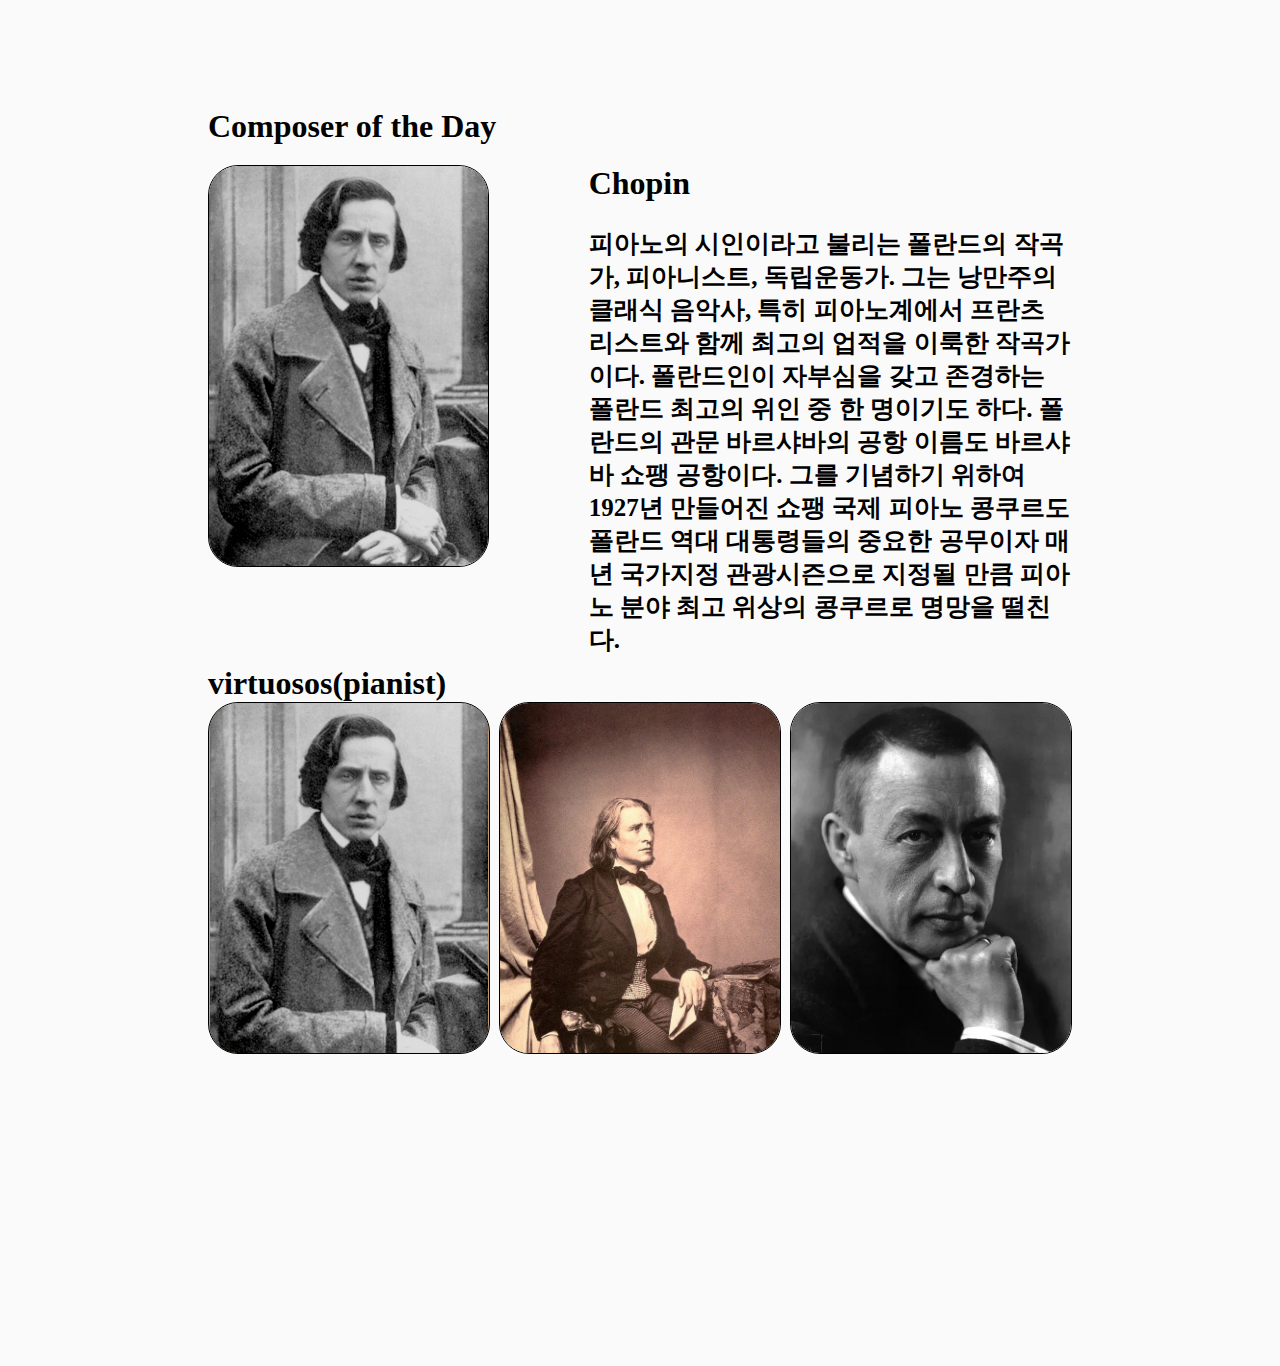
<file: index.html>
<!DOCTYPE html>
<html lang="ko">
<head>
    <meta charset="UTF-8">
    <meta name="viewport" content="width=device-width, initial-scale=1.0">
    <title>Composer of the Day</title>
    <link rel="stylesheet" href="css/styles.css">
</head>
<body id="index">
    <div class="motd">
        <span>Composer of the Day</span>
        <div class="motd__main">
            <div class="motd__main__box">
                <img class="motd__main__box__img" src="img/chopin.jpeg" alt="">
            </div>
            <div class="motd__main__content">
                <span>Chopin</span>
                <p>
                    피아노의 시인이라고 불리는 폴란드의 작곡가, 피아니스트, 독립운동가. 그는 낭만주의 클래식 음악사, 특히 피아노계에서 프란츠 리스트와 함께 최고의 업적을 이룩한 작곡가이다. 폴란드인이 자부심을 갖고 존경하는 폴란드 최고의 위인 중 한 명이기도 하다. 폴란드의 관문 바르샤바의 공항 이름도 바르샤바 쇼팽 공항이다. 그를 기념하기 위하여 1927년 만들어진 쇼팽 국제 피아노 콩쿠르도 폴란드 역대 대통령들의 중요한 공무이자 매년 국가지정 관광시즌으로 지정될 만큼 피아노 분야 최고 위상의 콩쿠르로 명망을 떨친다.
                </p>
            </div>
        </div>
    </div>

    <div class="main_main">
        <span>virtuosos(pianist)</span>
        <div class="main_main__content">
            <a class="main_main__box" href="chopin.html" target="_blank" rel="noopener">
                <img class="main_main__box__img" src="img/chopin.jpeg" alt="">
            </a>
            <a class="main_main__box" href="Liszt.html" target="_blank" rel="noopener">
                <img class="main_main__box__img" src="img/Liszt.jpg" alt="">
            </a>
            <a class="main_main__box" href="Rachmaninoff.html" target="_blank" rel="noopener">
                <img class="main_main__box__img" src="img/Rachmaninoff.webp" alt="">
            </a>
        </div>
    </div>

    <script>
        const cards = document.querySelectorAll('.main_main__box');

        cards.forEach(card => {
            card.addEventListener('mouseenter', () => {
            card.classList.remove('main_main__box__drop');
            card.classList.add('main_main__box__lift');
            });

            card.addEventListener('mouseleave', () => {
            card.classList.remove('main_main__box__lift');
            card.classList.add('main_main__box__drop');
            });
        });
    </script>
</body>
</html>
</file>
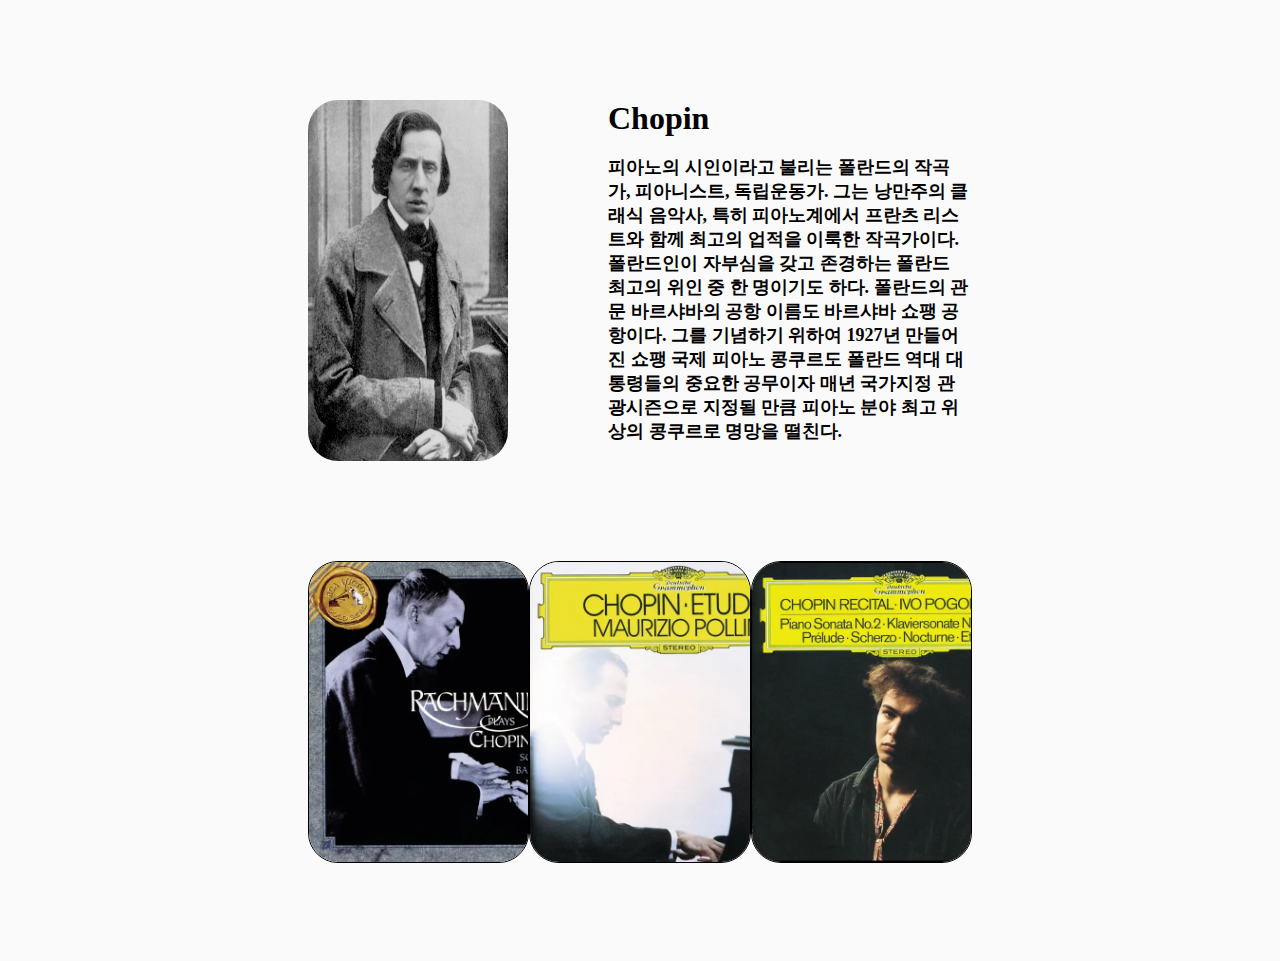
<file: chopin.html>
<!DOCTYPE html>
<html lang="ko">
<head>
    <meta charset="UTF-8">
    <meta name="viewport" content="width=device-width, initial-scale=1.0">
    <title>Composer of the Day - chopin</title>
    <link rel="stylesheet" href="css/styles.css">
</head>
<body class="composer">
    <div class="composer__imgbox">
        <img class="composer__imgbox__img" src="img/chopin.jpeg" alt="">
        <div class="composer__imgbox__content">
            <span>Chopin</span>
            <p> 
                피아노의 시인이라고 불리는 폴란드의 작곡가, 피아니스트, 독립운동가.
                그는 낭만주의 클래식 음악사, 특히 피아노계에서 프란츠 리스트와 함께 최고의 업적을 이룩한 작곡가이다. 폴란드인이 자부심을 갖고 존경하는 폴란드 최고의 위인 중 한 명이기도 하다. 폴란드의 관문 바르샤바의 공항 이름도 바르샤바 쇼팽 공항이다. 그를 기념하기 위하여 1927년 만들어진 쇼팽 국제 피아노 콩쿠르도 폴란드 역대 대통령들의 중요한 공무이자 매년 국가지정 관광시즌으로 지정될 만큼 피아노 분야 최고 위상의 콩쿠르로 명망을 떨친다.
            </p>
        </div>
    </div>
    
    <div class="discs">
        <a class="discs_d" href="https://www.youtube.com/watch?v=i_RZZYztcwA" target="_blank" rel="noopener">
            <img class="discs_d__img" src="img/chopin1.png" alt="">
        </a>
        <a class="discs_d" href="https://www.youtube.com/watch?v=weXwhsrJC8o&list=PLYy21-q2oyBuzeQimKsjqonnHym59jA0j" target="_blank" rel="noopener">
            <img class="discs_d__img" src="img/chopin2.webp" alt="">
        </a>
        <a class="discs_d" href="https://www.youtube.com/watch?v=4_Ownitz8LU" target="_blank" rel="noopener">
            <img class="discs_d__img" src="img/chopin3.webp" alt="">
        </a>
    </div>

    <script>
        const cards = document.querySelectorAll('.discs_d');

        cards.forEach(card => {
            card.addEventListener('mouseenter', () => {
            card.classList.remove('main_main__box__drop');
            card.classList.add('main_main__box__lift');
            });

            card.addEventListener('mouseleave', () => {
            card.classList.remove('main_main__box__lift');
            card.classList.add('main_main__box__drop');
            });
        });
    </script>
</body>
</html>
</file>
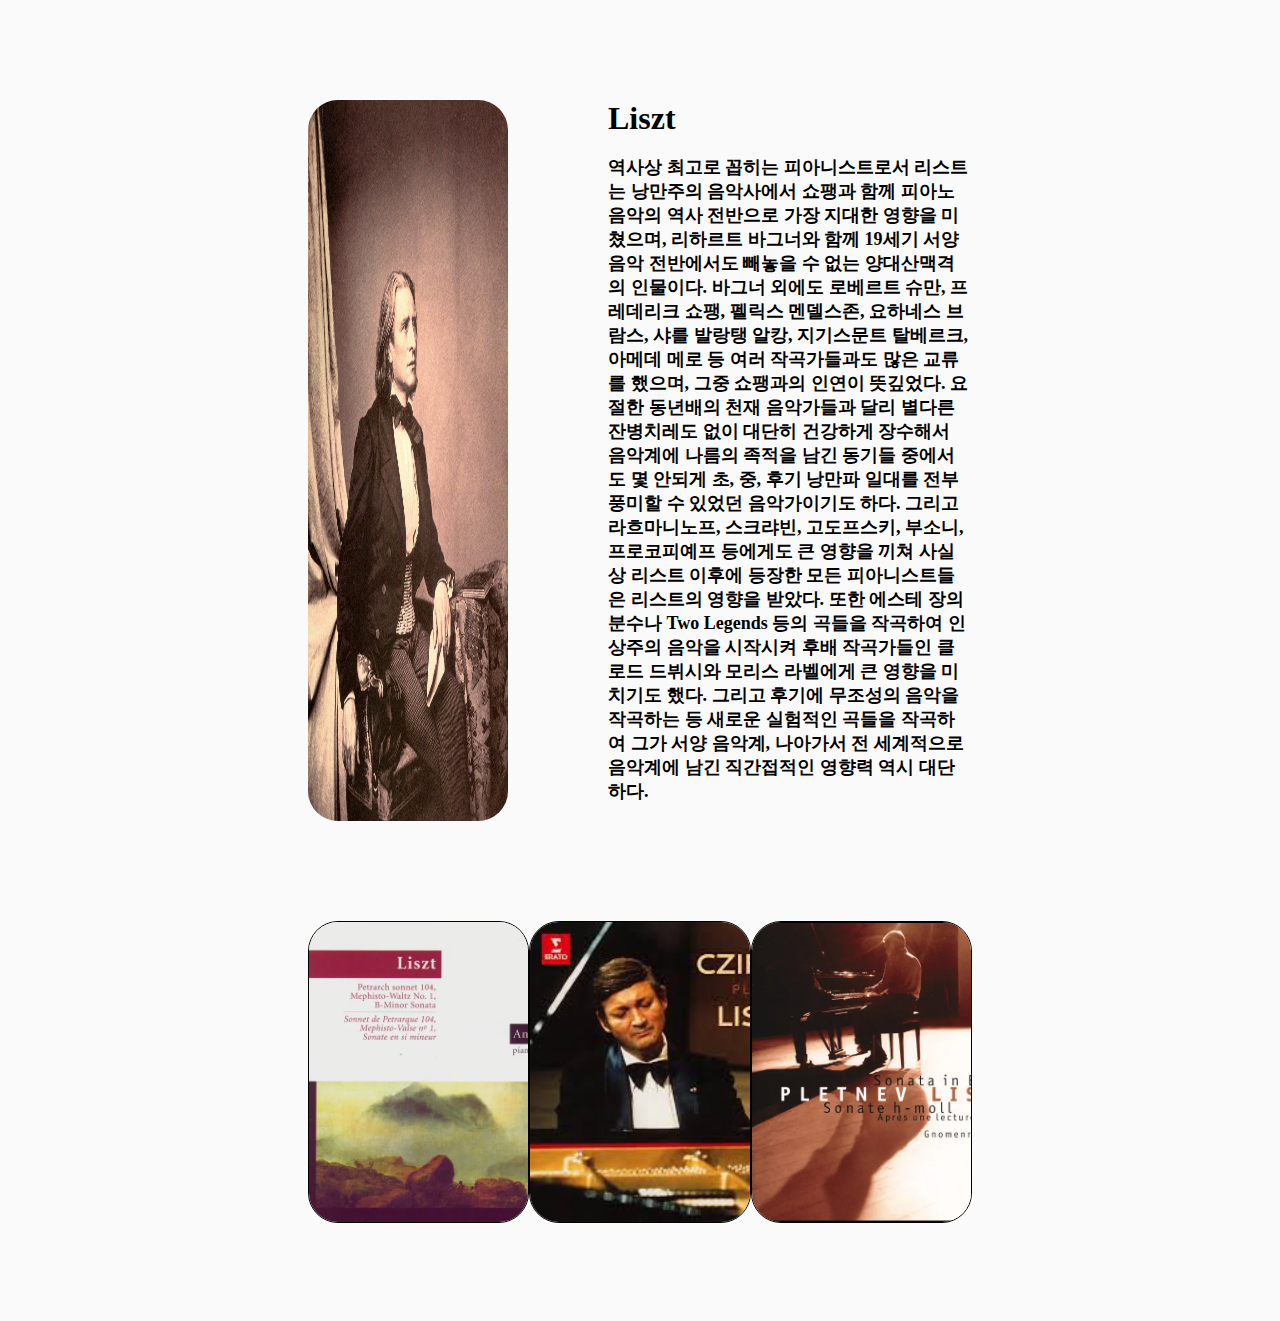
<file: Liszt.html>
<!DOCTYPE html>
<html lang="ko">
<head>
    <meta charset="UTF-8">
    <meta name="viewport" content="width=device-width, initial-scale=1.0">
    <title>Composer of the Day - Liszt</title>
    <link rel="stylesheet" href="css/styles.css">
</head>
<body class="composer">
    <div class="composer__imgbox">
        <img class="composer__imgbox__img" src="img/Liszt.jpg" alt="">
        <div class="composer__imgbox__content">
            <span>Liszt</span>
            <p> 
                역사상 최고로 꼽히는 피아니스트로서 리스트는 낭만주의 음악사에서 쇼팽과 함께 피아노 음악의 역사 전반으로 가장 지대한 영향을 미쳤으며, 리하르트 바그너와 함께 19세기 서양음악 전반에서도 빼놓을 수 없는 양대산맥격의 인물이다. 바그너 외에도 로베르트 슈만, 프레데리크 쇼팽, 펠릭스 멘델스존, 요하네스 브람스, 샤를 발랑탱 알캉, 지기스문트 탈베르크, 아메데 메로 등 여러 작곡가들과도 많은 교류를 했으며, 그중 쇼팽과의 인연이 뜻깊었다. 요절한 동년배의 천재 음악가들과 달리 별다른 잔병치레도 없이 대단히 건강하게 장수해서 음악계에 나름의 족적을 남긴 동기들 중에서도 몇 안되게 초, 중, 후기 낭만파 일대를 전부 풍미할 수 있었던 음악가이기도 하다. 그리고 라흐마니노프, 스크랴빈, 고도프스키, 부소니, 프로코피예프 등에게도 큰 영향을 끼쳐 사실상 리스트 이후에 등장한 모든 피아니스트들은 리스트의 영향을 받았다. 또한 에스테 장의 분수나 Two Legends 등의 곡들을 작곡하여 인상주의 음악을 시작시켜 후배 작곡가들인 클로드 드뷔시와 모리스 라벨에게 큰 영향을 미치기도 했다. 그리고 후기에 무조성의 음악을 작곡하는 등 새로운 실험적인 곡들을 작곡하여 그가 서양 음악계, 나아가서 전 세계적으로 음악계에 남긴 직간접적인 영향력 역시 대단하다.
            </p>
        </div>
    </div>
    
    <div class="discs">
        <a class="discs_d" href="https://www.youtube.com/watch?v=KJbg9V2KnD8" target="_blank" rel="noopener">
            <img class="discs_d__img" src="img/Liszt1.webp" alt="">
        </a>
        <a class="discs_d" href="https://www.youtube.com/watch?v=-O8WEF__Mu8" target="_blank" rel="noopener">
            <img class="discs_d__img" src="img/Liszt2.jpeg" alt="">
        </a>
        <a class="discs_d" href="https://www.youtube.com/watch?v=KB59i99Wxc4" target="_blank" rel="noopener">
            <img class="discs_d__img" src="img/Liszt3.webp" alt="">
        </a>
    </div>

    <script>
        const cards = document.querySelectorAll('.discs_d');

        cards.forEach(card => {
            card.addEventListener('mouseenter', () => {
            card.classList.remove('main_main__box__drop');
            card.classList.add('main_main__box__lift');
            });

            card.addEventListener('mouseleave', () => {
            card.classList.remove('main_main__box__lift');
            card.classList.add('main_main__box__drop');
            });
        });
    </script>
</body>
</html>
</file>
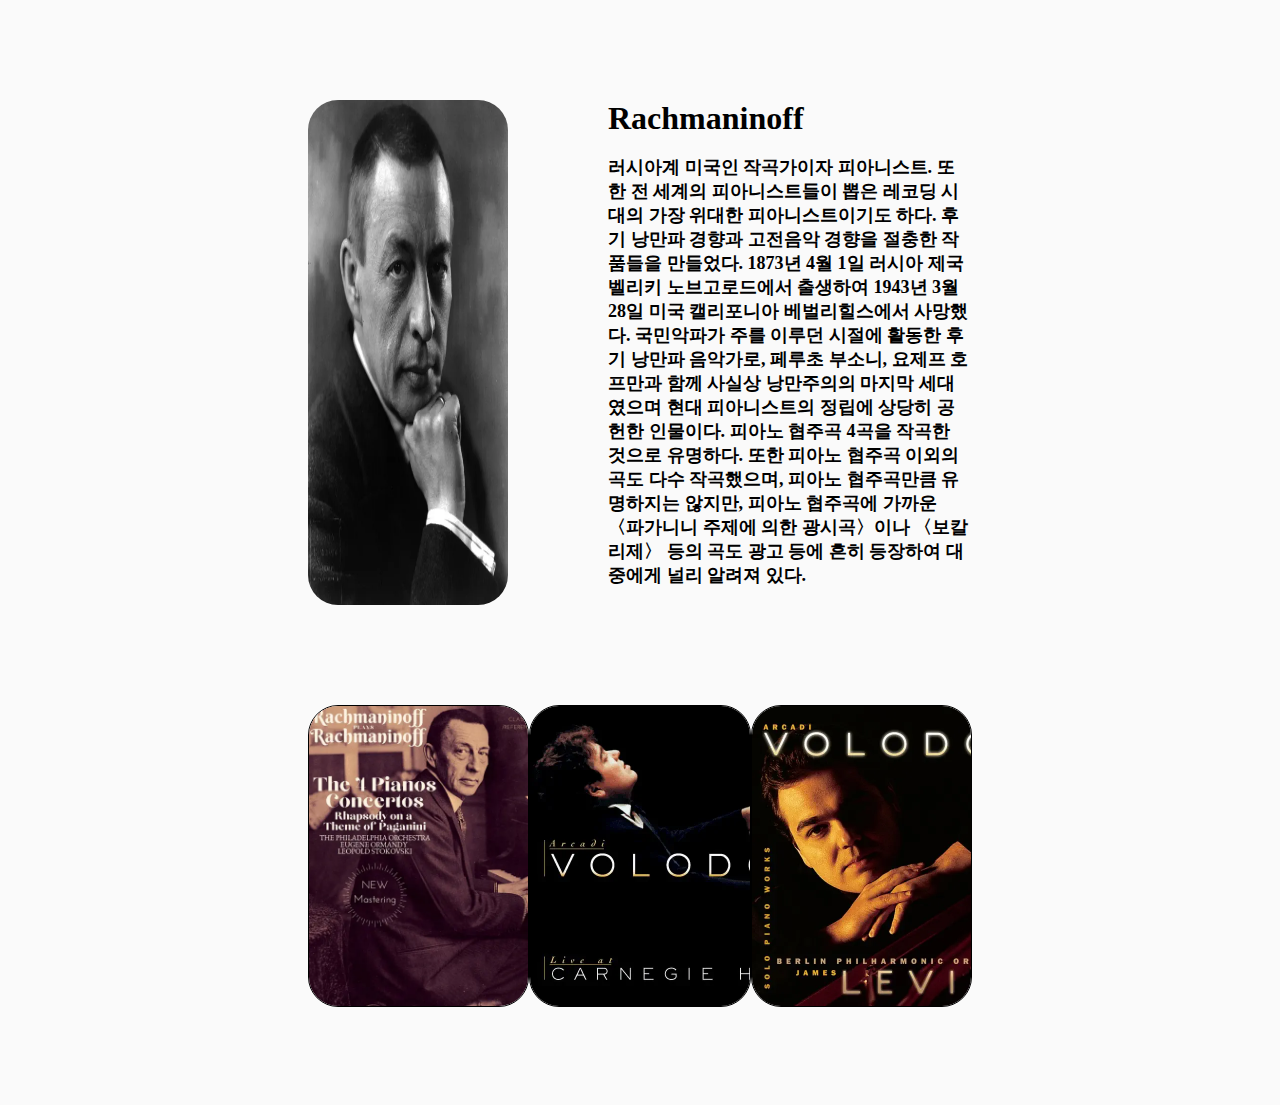
<file: Rachmaninoff.html>
<!DOCTYPE html>
<html lang="ko">
<head>
    <meta charset="UTF-8">
    <meta name="viewport" content="width=device-width, initial-scale=1.0">
    <title>Composer of the Day - Rachmaninoff</title>
    <link rel="stylesheet" href="css/styles.css">
</head>
<body class="composer">
    <div class="composer__imgbox">
        <img class="composer__imgbox__img" src="img/Rachmaninoff.webp" alt="">
        <div class="composer__imgbox__content">
            <span>Rachmaninoff</span>
            <p> 
                러시아계 미국인 작곡가이자 피아니스트. 또한 전 세계의 피아니스트들이 뽑은 레코딩 시대의 가장 위대한 피아니스트이기도 하다. 후기 낭만파 경향과 고전음악 경향을 절충한 작품들을 만들었다.

                1873년 4월 1일 러시아 제국 벨리키 노브고로드에서 출생하여 1943년 3월 28일 미국 캘리포니아 베벌리힐스에서 사망했다. 국민악파가 주를 이루던 시절에 활동한 후기 낭만파 음악가로, 페루초 부소니, 요제프 호프만과 함께 사실상 낭만주의의 마지막 세대였으며 현대 피아니스트의 정립에 상당히 공헌한 인물이다. 피아노 협주곡 4곡을 작곡한 것으로 유명하다. 또한 피아노 협주곡 이외의 곡도 다수 작곡했으며, 피아노 협주곡만큼 유명하지는 않지만, 피아노 협주곡에 가까운 〈파가니니 주제에 의한 광시곡〉이나 〈보칼리제〉 등의 곡도 광고 등에 흔히 등장하여 대중에게 널리 알려져 있다.
            </p>
        </div>
    </div>
    
    <div class="discs">
        <a class="discs_d" href="https://www.youtube.com/watch?v=S7yAbSgOImI" target="_blank" rel="noopener">
            <img class="discs_d__img" src="img/Rachmaninoff1.webp" alt="">
        </a>
        <a class="discs_d" href="https://music.apple.com/us/album/volodos-live-at-carnegie-hall/262932327" target="_blank" rel="noopener">
            <img class="discs_d__img" src="img/Rachmaninoff2.webp" alt="">
        </a>
        <a class="discs_d" href="https://music.apple.com/us/album/rachmaninov-piano-concerto-no-3/267536663" target="_blank" rel="noopener">
            <img class="discs_d__img" src="img/Rachmaninoff3.webp" alt="">
        </a>
    </div>

    <script>
        const cards = document.querySelectorAll('.discs_d');

        cards.forEach(card => {
            card.addEventListener('mouseenter', () => {
            card.classList.remove('main_main__box__drop');
            card.classList.add('main_main__box__lift');
            });

            card.addEventListener('mouseleave', () => {
            card.classList.remove('main_main__box__lift');
            card.classList.add('main_main__box__drop');
            });
        });
    </script>
</body>
</html>
</file>
<file: css/styles.css>
@import "animetions.css";
@import "main_main.css";
@import "cotd.css";

@import "pages/chopin.css";

#index{
    background-color: rgb(250, 250, 250);
    height: 150vh;
    
    display: flex;

    flex-direction: column;

    padding-left: 100px;
    padding-right: 100px;
}
</file>
